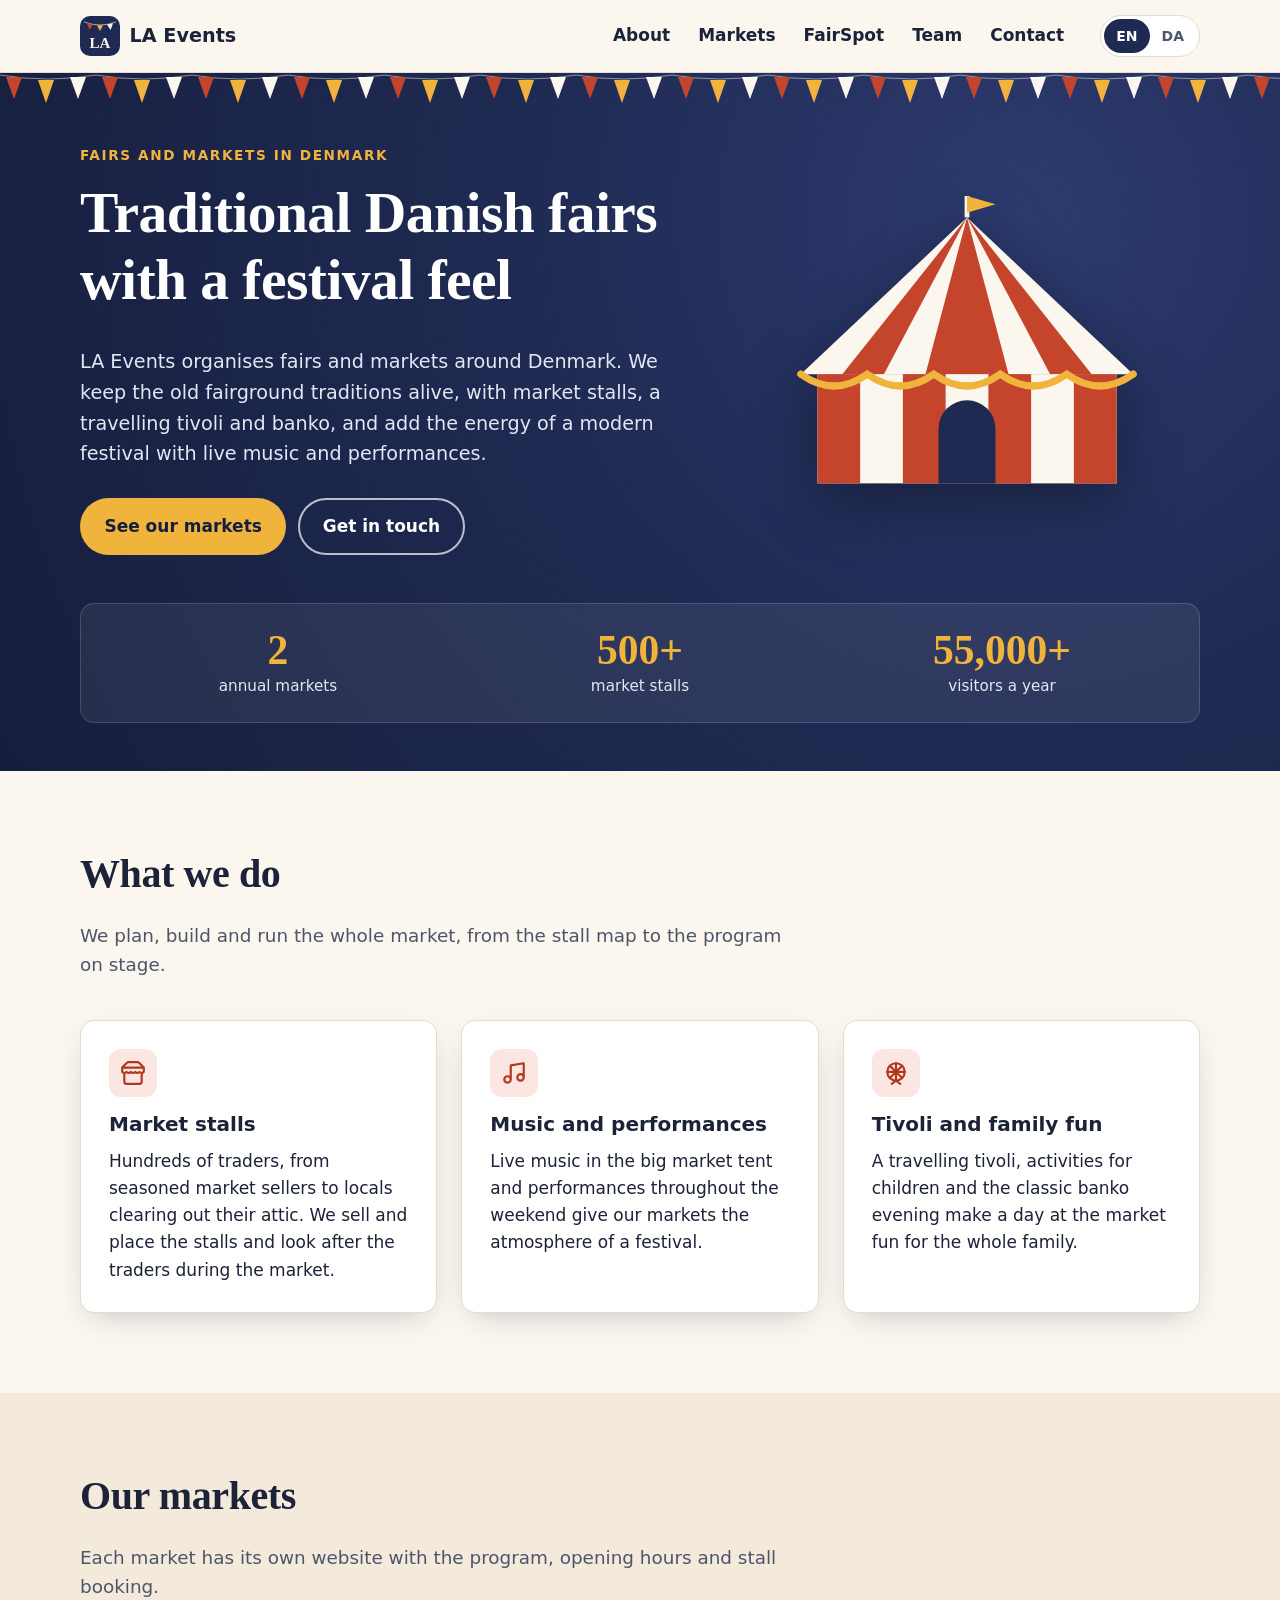
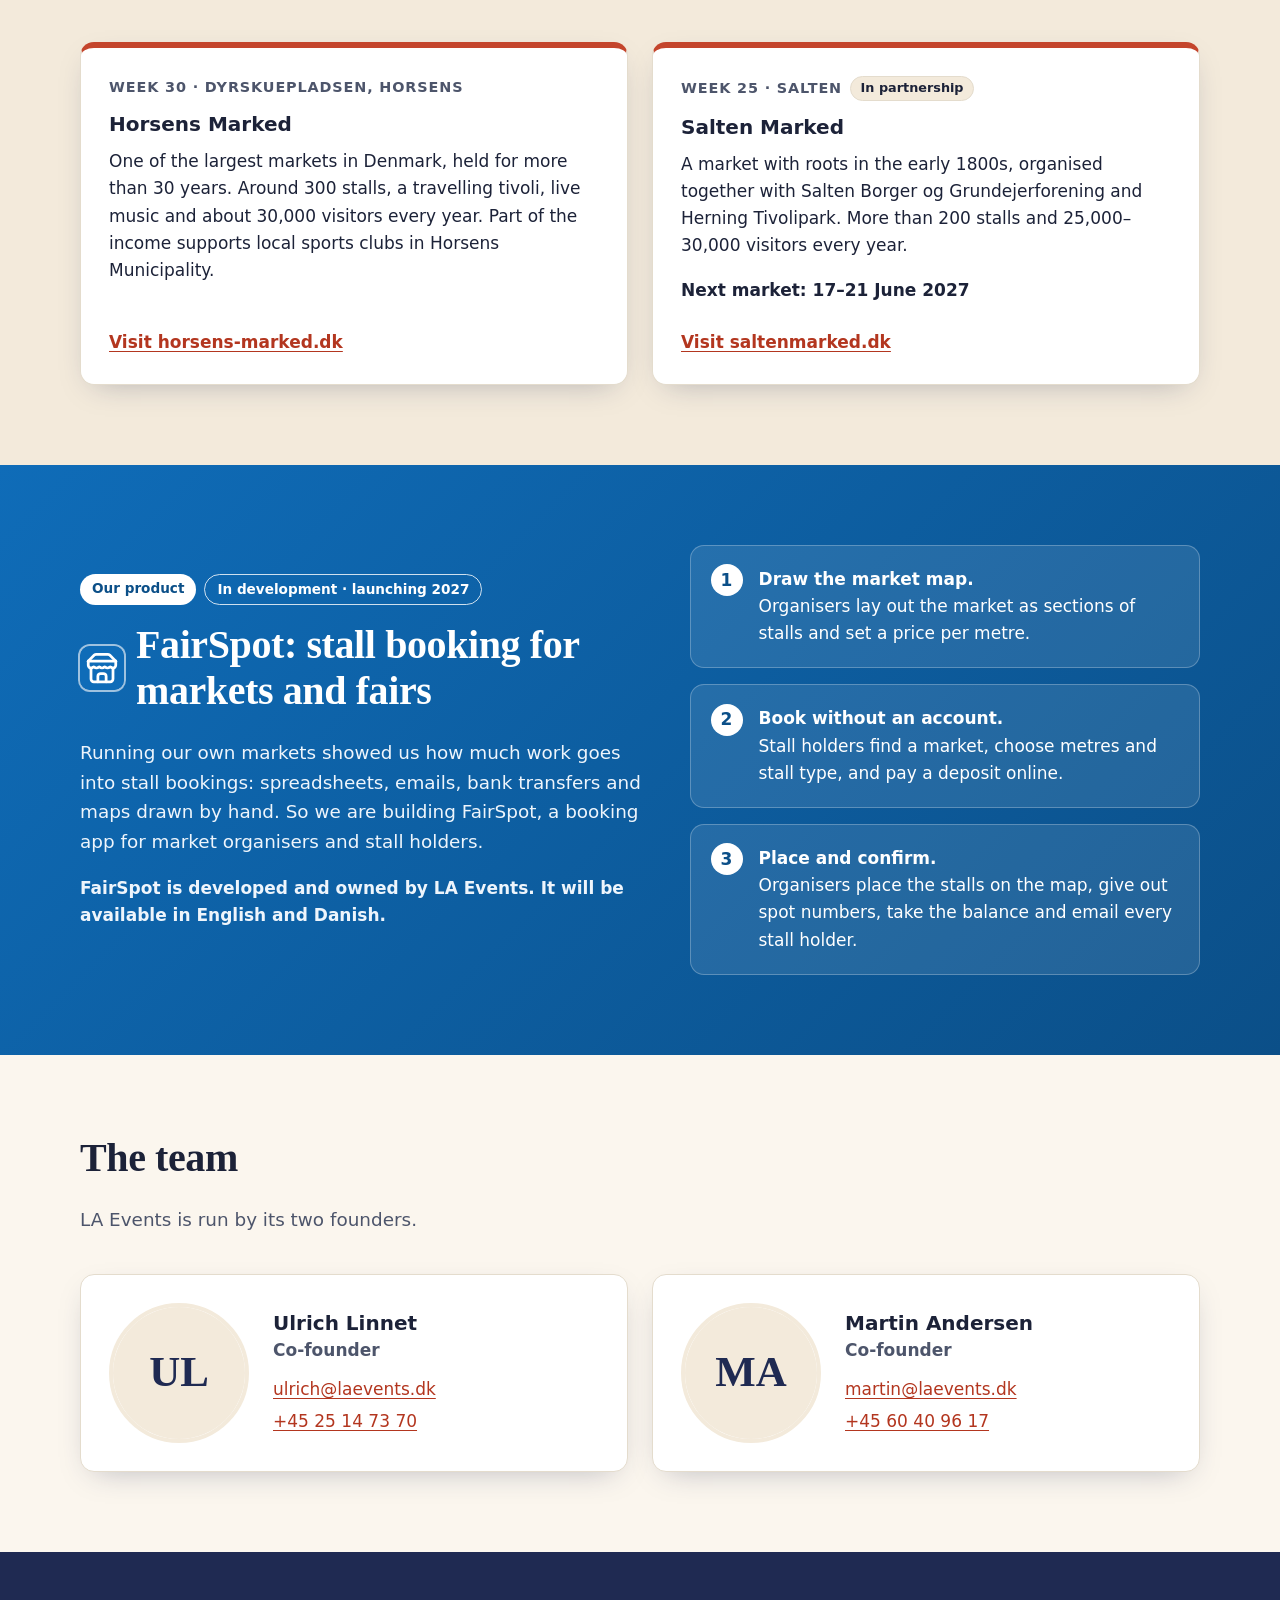
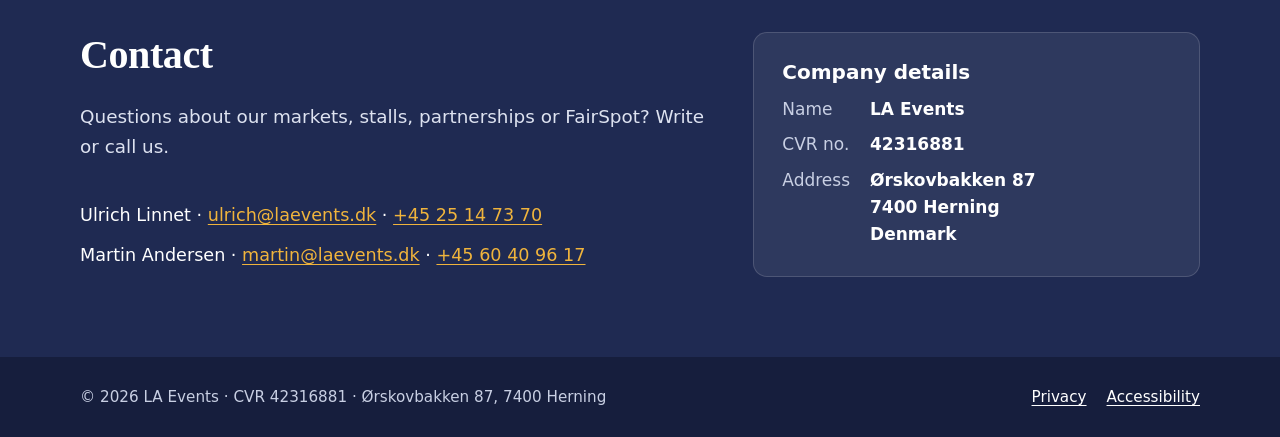
<file: index.html>
<!doctype html>
<html lang="en">
<head>
  <meta charset="utf-8">
  <meta name="viewport" content="width=device-width, initial-scale=1">
  <title data-i18n="meta.title.home">LA Events – Fairs and markets in Denmark</title>
  <meta name="description" content="LA Events organises fairs and markets in Denmark, including Horsens Marked and Salten Marked, and is building FairSpot, a stall booking app for market organisers.">
  <link rel="canonical" href="https://laevents.dk/">
  <link rel="icon" href="favicon.svg" type="image/svg+xml">
  <meta name="theme-color" content="#1f2a52">
  <meta property="og:type" content="website">
  <meta property="og:site_name" content="LA Events">
  <meta property="og:title" content="LA Events – Fairs and markets in Denmark">
  <meta property="og:description" content="Traditional Danish fairs with a festival feel. Organisers of Horsens Marked and Salten Marked, and the company behind FairSpot.">
  <meta property="og:url" content="https://laevents.dk/">
  <meta property="og:locale" content="en_GB">
  <meta property="og:locale:alternate" content="da_DK">
  <link rel="stylesheet" href="assets/css/style.css">
  <script type="application/ld+json">
  {
    "@context": "https://schema.org",
    "@type": "Organization",
    "@id": "https://laevents.dk/#organization",
    "name": "LA Events",
    "url": "https://laevents.dk/",
    "logo": "https://laevents.dk/favicon.svg",
    "description": "LA Events organises fairs and markets in Denmark that combine the traditional fairground with live music and performances.",
    "vatID": "DK42316881",
    "taxID": "42316881",
    "email": "ulrich@laevents.dk",
    "telephone": "+45 25147370",
    "address": {
      "@type": "PostalAddress",
      "streetAddress": "Ørskovbakken 87",
      "postalCode": "7400",
      "addressLocality": "Herning",
      "addressCountry": "DK"
    },
    "areaServed": "DK",
    "founder": [
      { "@type": "Person", "name": "Ulrich Linnet", "jobTitle": "Co-founder", "email": "ulrich@laevents.dk" },
      { "@type": "Person", "name": "Martin Andersen", "jobTitle": "Co-founder", "email": "martin@laevents.dk" }
    ],
    "owns": {
      "@type": "Product",
      "name": "FairSpot",
      "description": "Stall booking app for market organisers and stall holders. In development, launching 2027."
    }
  }
  </script>
  <script src="assets/js/translations.js" defer></script>
  <script src="assets/js/i18n.js" defer></script>
</head>
<body>
  <a class="skip-link" href="#main" data-i18n="nav.skip">Skip to content</a>

  <header class="site-header">
    <div class="container header-inner">
      <a class="brand" href="./" aria-label="LA Events">
        <img src="assets/img/logo.svg" alt="" width="40" height="40">
        <span>LA Events</span>
      </a>
      <nav class="site-nav" aria-label="Main" data-i18n-attr="aria-label:nav.label">
        <ul>
          <li><a href="#about" data-i18n="nav.about">About</a></li>
          <li><a href="#markets" data-i18n="nav.markets">Markets</a></li>
          <li><a href="#fairspot">FairSpot</a></li>
          <li><a href="#team" data-i18n="nav.team">Team</a></li>
          <li><a href="#contact" data-i18n="nav.contact">Contact</a></li>
        </ul>
      </nav>
      <div class="lang-switch" role="group" aria-label="Language" data-i18n-attr="aria-label:lang.label">
        <button type="button" data-lang="en" aria-pressed="true" lang="en">EN</button>
        <button type="button" data-lang="da" aria-pressed="false" lang="da">DA</button>
      </div>
    </div>
  </header>

  <main id="main">
    <section class="hero" aria-labelledby="hero-title">
      <div class="bunting" aria-hidden="true"></div>
      <div class="container hero-inner">
        <div class="hero-text">
          <p class="eyebrow" data-i18n="hero.eyebrow">Fairs and markets in Denmark</p>
          <h1 id="hero-title" data-i18n="hero.title">Traditional Danish fairs with a festival feel</h1>
          <p class="lead" data-i18n="hero.lead">LA Events organises fairs and markets around Denmark. We keep the old fairground traditions alive, with market stalls, a travelling tivoli and banko, and add the energy of a modern festival with live music and performances.</p>
          <div class="hero-actions">
            <a class="button button-primary" href="#markets" data-i18n="hero.cta.markets">See our markets</a>
            <a class="button button-ghost" href="#contact" data-i18n="hero.cta.contact">Get in touch</a>
          </div>
        </div>
        <div class="hero-art" aria-hidden="true">
          <svg viewBox="0 0 320 260" xmlns="http://www.w3.org/2000/svg">
            <path d="M160 18 L300 150 H20 Z" fill="#fbf6ee"/>
            <path d="M160 18 L195 150 H125 Z" fill="#c4452c"/>
            <path d="M160 18 L265 150 H230 Z" fill="#c4452c"/>
            <path d="M160 18 L90 150 H55 Z" fill="#c4452c"/>
            <rect x="34" y="150" width="252" height="92" fill="#fbf6ee"/>
            <rect x="34" y="150" width="36" height="92" fill="#c4452c"/>
            <rect x="106" y="150" width="36" height="92" fill="#c4452c"/>
            <rect x="178" y="150" width="36" height="92" fill="#c4452c"/>
            <rect x="250" y="150" width="36" height="92" fill="#c4452c"/>
            <path d="M136 242 V196 a24 24 0 0 1 48 0 V242 Z" fill="#1f2a52"/>
            <path d="M20 150 Q48 170 76 150 Q104 170 132 150 Q160 170 188 150 Q216 170 244 150 Q272 170 300 150" fill="none" stroke="#f0b43c" stroke-width="6" stroke-linecap="round"/>
            <line x1="160" y1="18" x2="160" y2="0" stroke="#fbf6ee" stroke-width="4"/>
            <path d="M160 0 L184 7 L160 14 Z" fill="#f0b43c"/>
          </svg>
        </div>
      </div>
      <div class="container">
        <dl class="stats">
          <div><dt data-i18n="stats.markets">annual markets</dt><dd>2</dd></div>
          <div><dt data-i18n="stats.stalls">market stalls</dt><dd>500+</dd></div>
          <div><dt data-i18n="stats.visitors">visitors a year</dt><dd data-i18n="stats.visitors.n">55,000+</dd></div>
        </dl>
      </div>
    </section>

    <section id="about" class="section" aria-labelledby="about-title">
      <div class="container">
        <h2 id="about-title" data-i18n="about.title">What we do</h2>
        <p class="section-lead" data-i18n="about.lead">We plan, build and run the whole market, from the stall map to the program on stage.</p>
        <div class="cards cards-3">
          <article class="card">
            <svg class="card-icon" viewBox="0 0 24 24" aria-hidden="true"><path d="m2 7 4.4-4.4A2 2 0 0 1 7.8 2h8.4a2 2 0 0 1 1.4.6L22 7M4 12v8a2 2 0 0 0 2 2h12a2 2 0 0 0 2-2v-8M2 7h20v3a2 2 0 0 1-2 2 2.7 2.7 0 0 1-2-1 2.7 2.7 0 0 1-4 0 2.7 2.7 0 0 1-4 0 2.7 2.7 0 0 1-4 0 2.7 2.7 0 0 1-2 1 2 2 0 0 1-2-2Z"/></svg>
            <h3 data-i18n="about.stalls.title">Market stalls</h3>
            <p data-i18n="about.stalls.text">Hundreds of traders, from seasoned market sellers to locals clearing out their attic. We sell and place the stalls and look after the traders during the market.</p>
          </article>
          <article class="card">
            <svg class="card-icon" viewBox="0 0 24 24" aria-hidden="true"><path d="M9 18V5l12-2v13M9 18a3 3 0 1 1-6 0 3 3 0 0 1 6 0Zm12-2a3 3 0 1 1-6 0 3 3 0 0 1 6 0Z"/></svg>
            <h3 data-i18n="about.music.title">Music and performances</h3>
            <p data-i18n="about.music.text">Live music in the big market tent and performances throughout the weekend give our markets the atmosphere of a festival.</p>
          </article>
          <article class="card">
            <svg class="card-icon" viewBox="0 0 24 24" aria-hidden="true"><circle cx="12" cy="11" r="8"/><path d="M12 3v16M4 11h16M6.3 5.3l11.4 11.4M17.7 5.3 6.3 16.7M8 22l4-3 4 3"/></svg>
            <h3 data-i18n="about.tivoli.title">Tivoli and family fun</h3>
            <p data-i18n="about.tivoli.text">A travelling tivoli, activities for children and the classic banko evening make a day at the market fun for the whole family.</p>
          </article>
        </div>
      </div>
    </section>

    <section id="markets" class="section section-alt" aria-labelledby="markets-title">
      <div class="container">
        <h2 id="markets-title" data-i18n="markets.title">Our markets</h2>
        <p class="section-lead" data-i18n="markets.lead">Each market has its own website with the program, opening hours and stall booking.</p>
        <div class="cards cards-2">
          <article class="card market-card">
            <p class="market-meta" data-i18n="markets.horsens.meta">Week 30 · Dyrskuepladsen, Horsens</p>
            <h3>Horsens Marked</h3>
            <p data-i18n="markets.horsens.text">One of the largest markets in Denmark, held for more than 30 years. Around 300 stalls, a travelling tivoli, live music and about 30,000 visitors every year. Part of the income supports local sports clubs in Horsens Municipality.</p>
            <a class="text-link" href="https://horsens-marked.dk/" data-i18n="markets.horsens.link">Visit horsens-marked.dk</a>
          </article>
          <article class="card market-card">
            <p class="market-meta"><span data-i18n="markets.salten.meta">Week 25 · Salten</span> <span class="tag" data-i18n="markets.salten.tag">In partnership</span></p>
            <h3>Salten Marked</h3>
            <p data-i18n="markets.salten.text">A market with roots in the early 1800s, organised together with Salten Borger og Grundejerforening and Herning Tivolipark. More than 200 stalls and 25,000–30,000 visitors every year.</p>
            <p class="market-next" data-i18n="markets.salten.next">Next market: 17–21 June 2027</p>
            <a class="text-link" href="https://saltenmarked.dk/" data-i18n="markets.salten.link">Visit saltenmarked.dk</a>
          </article>
        </div>
      </div>
    </section>

    <section id="fairspot" class="section fairspot" aria-labelledby="fairspot-title">
      <div class="container fairspot-inner">
        <div class="fairspot-text">
          <p class="fairspot-badges">
            <span class="badge" data-i18n="fairspot.tag">Our product</span>
            <span class="badge badge-outline" data-i18n="fairspot.status">In development · launching 2027</span>
          </p>
          <h2 id="fairspot-title">
            <img src="assets/img/fairspot-icon.svg" alt="" width="44" height="44">
            <span data-i18n="fairspot.title">FairSpot: stall booking for markets and fairs</span>
          </h2>
          <p class="lead" data-i18n="fairspot.lead">Running our own markets showed us how much work goes into stall bookings: spreadsheets, emails, bank transfers and maps drawn by hand. So we are building FairSpot, a booking app for market organisers and stall holders.</p>
          <p class="fairspot-note" data-i18n="fairspot.note">FairSpot is developed and owned by LA Events. It will be available in English and Danish.</p>
        </div>
        <ol class="steps">
          <li data-i18n="fairspot.step1"><strong>Draw the market map.</strong> Organisers lay out the market as sections of stalls and set a price per metre.</li>
          <li data-i18n="fairspot.step2"><strong>Book without an account.</strong> Stall holders find a market, choose metres and stall type, and pay a deposit online.</li>
          <li data-i18n="fairspot.step3"><strong>Place and confirm.</strong> Organisers place the stalls on the map, give out spot numbers, take the balance and email every stall holder.</li>
        </ol>
      </div>
    </section>

    <section id="team" class="section" aria-labelledby="team-title">
      <div class="container">
        <h2 id="team-title" data-i18n="team.title">The team</h2>
        <p class="section-lead" data-i18n="team.lead">LA Events is run by its two founders.</p>
        <div class="cards cards-2">
          <article class="card person">
            <img class="person-photo" src="assets/img/founders/ulrich.svg" alt="Photo of Ulrich Linnet" data-i18n-attr="alt:team.ulrich.alt" width="160" height="160" loading="lazy">
            <div>
              <h3>Ulrich Linnet</h3>
              <p class="person-role" data-i18n="team.role">Co-founder</p>
              <ul class="contact-list">
                <li><a href="mailto:ulrich@laevents.dk">ulrich@laevents.dk</a></li>
                <li><a href="tel:+4525147370">+45 25 14 73 70</a></li>
              </ul>
            </div>
          </article>
          <article class="card person">
            <img class="person-photo" src="assets/img/founders/martin.svg" alt="Photo of Martin Andersen" data-i18n-attr="alt:team.martin.alt" width="160" height="160" loading="lazy">
            <div>
              <h3>Martin Andersen</h3>
              <p class="person-role" data-i18n="team.role">Co-founder</p>
              <ul class="contact-list">
                <li><a href="mailto:martin@laevents.dk">martin@laevents.dk</a></li>
                <li><a href="tel:+4560409617">+45 60 40 96 17</a></li>
              </ul>
            </div>
          </article>
        </div>
      </div>
    </section>

    <section id="contact" class="section section-dark" aria-labelledby="contact-title">
      <div class="container contact-inner">
        <div>
          <h2 id="contact-title" data-i18n="contact.title">Contact</h2>
          <p class="section-lead" data-i18n="contact.lead">Questions about our markets, stalls, partnerships or FairSpot? Write or call us.</p>
          <ul class="contact-list contact-big">
            <li>Ulrich Linnet · <a href="mailto:ulrich@laevents.dk">ulrich@laevents.dk</a> · <a href="tel:+4525147370">+45 25 14 73 70</a></li>
            <li>Martin Andersen · <a href="mailto:martin@laevents.dk">martin@laevents.dk</a> · <a href="tel:+4560409617">+45 60 40 96 17</a></li>
          </ul>
        </div>
        <div class="company">
          <h3 data-i18n="contact.company">Company details</h3>
          <dl>
            <dt data-i18n="contact.name">Name</dt><dd>LA Events</dd>
            <dt data-i18n="contact.cvr">CVR no.</dt><dd>42316881</dd>
            <dt data-i18n="contact.address">Address</dt><dd>Ørskovbakken 87<br>7400 Herning<br><span data-i18n="contact.country">Denmark</span></dd>
          </dl>
        </div>
      </div>
    </section>
  </main>

  <footer class="site-footer">
    <div class="container footer-inner">
      <p>© 2026 LA Events · CVR 42316881 · Ørskovbakken 87, 7400 Herning</p>
      <ul>
        <li><a href="privacy.html" data-i18n="footer.privacy">Privacy</a></li>
        <li><a href="accessibility.html" data-i18n="footer.accessibility">Accessibility</a></li>
      </ul>
    </div>
  </footer>
</body>
</html>
</file>
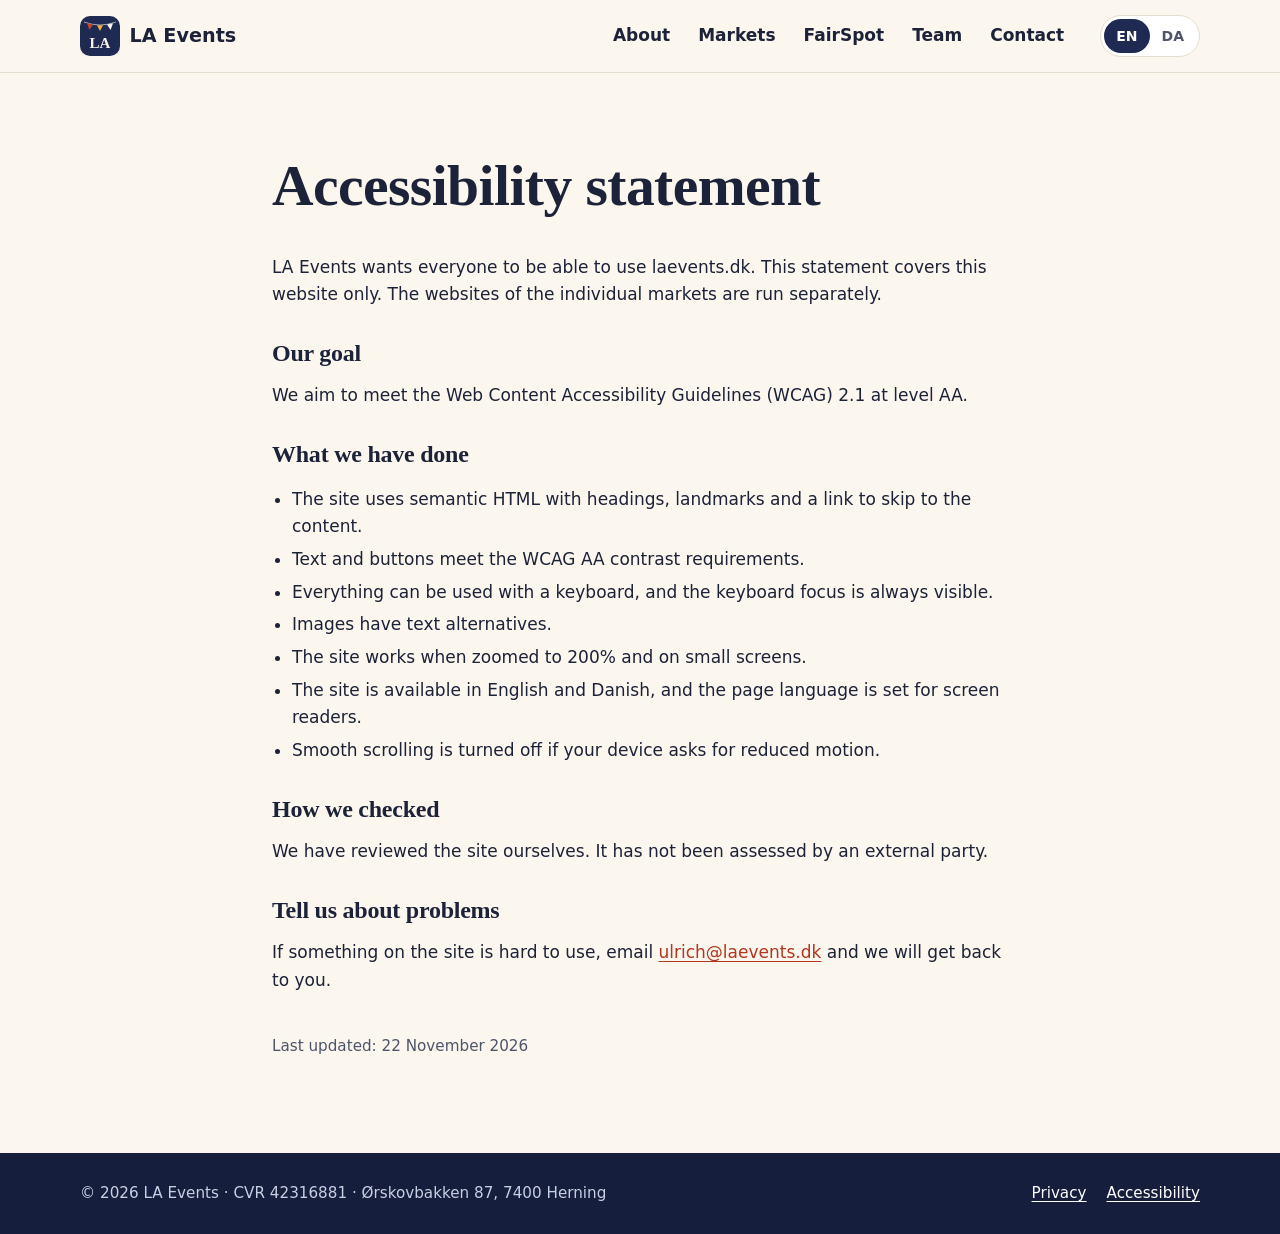
<file: accessibility.html>
<!doctype html>
<html lang="en">
<head>
  <meta charset="utf-8">
  <meta name="viewport" content="width=device-width, initial-scale=1">
  <title data-i18n="meta.title.a11y">Accessibility statement – LA Events</title>
  <meta name="description" content="Accessibility statement for laevents.dk.">
  <link rel="canonical" href="https://laevents.dk/accessibility.html">
  <link rel="icon" href="favicon.svg" type="image/svg+xml">
  <meta name="theme-color" content="#1f2a52">
  <link rel="stylesheet" href="assets/css/style.css">
  <script src="assets/js/translations.js" defer></script>
  <script src="assets/js/i18n.js" defer></script>
</head>
<body>
  <a class="skip-link" href="#main" data-i18n="nav.skip">Skip to content</a>

  <header class="site-header">
    <div class="container header-inner">
      <a class="brand" href="./" aria-label="LA Events">
        <img src="assets/img/logo.svg" alt="" width="40" height="40">
        <span>LA Events</span>
      </a>
      <nav class="site-nav" aria-label="Main" data-i18n-attr="aria-label:nav.label">
        <ul>
          <li><a href="./#about" data-i18n="nav.about">About</a></li>
          <li><a href="./#markets" data-i18n="nav.markets">Markets</a></li>
          <li><a href="./#fairspot">FairSpot</a></li>
          <li><a href="./#team" data-i18n="nav.team">Team</a></li>
          <li><a href="./#contact" data-i18n="nav.contact">Contact</a></li>
        </ul>
      </nav>
      <div class="lang-switch" role="group" aria-label="Language" data-i18n-attr="aria-label:lang.label">
        <button type="button" data-lang="en" aria-pressed="true" lang="en">EN</button>
        <button type="button" data-lang="da" aria-pressed="false" lang="da">DA</button>
      </div>
    </div>
  </header>

  <main id="main" class="section">
    <article class="container prose">
      <h1 data-i18n="a11y.title">Accessibility statement</h1>
      <p data-i18n="a11y.intro">LA Events wants everyone to be able to use laevents.dk. This statement covers this website only. The websites of the individual markets are run separately.</p>

      <h2 data-i18n="a11y.goal.title">Our goal</h2>
      <p data-i18n="a11y.goal.text">We aim to meet the Web Content Accessibility Guidelines (WCAG) 2.1 at level AA.</p>

      <h2 data-i18n="a11y.done.title">What we have done</h2>
      <ul>
        <li data-i18n="a11y.done.semantic">The site uses semantic HTML with headings, landmarks and a link to skip to the content.</li>
        <li data-i18n="a11y.done.contrast">Text and buttons meet the WCAG AA contrast requirements.</li>
        <li data-i18n="a11y.done.keyboard">Everything can be used with a keyboard, and the keyboard focus is always visible.</li>
        <li data-i18n="a11y.done.images">Images have text alternatives.</li>
        <li data-i18n="a11y.done.zoom">The site works when zoomed to 200% and on small screens.</li>
        <li data-i18n="a11y.done.lang">The site is available in English and Danish, and the page language is set for screen readers.</li>
        <li data-i18n="a11y.done.motion">Smooth scrolling is turned off if your device asks for reduced motion.</li>
      </ul>

      <h2 data-i18n="a11y.status.title">How we checked</h2>
      <p data-i18n="a11y.status.text">We have reviewed the site ourselves. It has not been assessed by an external party.</p>

      <h2 data-i18n="a11y.feedback.title">Tell us about problems</h2>
      <p data-i18n="a11y.feedback.text">If something on the site is hard to use, email <a href="mailto:ulrich@laevents.dk">ulrich@laevents.dk</a> and we will get back to you.</p>

      <p class="updated" data-i18n="a11y.updated">Last updated: 22 November 2026</p>
    </article>
  </main>

  <footer class="site-footer">
    <div class="container footer-inner">
      <p>© 2026 LA Events · CVR 42316881 · Ørskovbakken 87, 7400 Herning</p>
      <ul>
        <li><a href="privacy.html" data-i18n="footer.privacy">Privacy</a></li>
        <li><a href="accessibility.html" aria-current="page" data-i18n="footer.accessibility">Accessibility</a></li>
      </ul>
    </div>
  </footer>
</body>
</html>
</file>
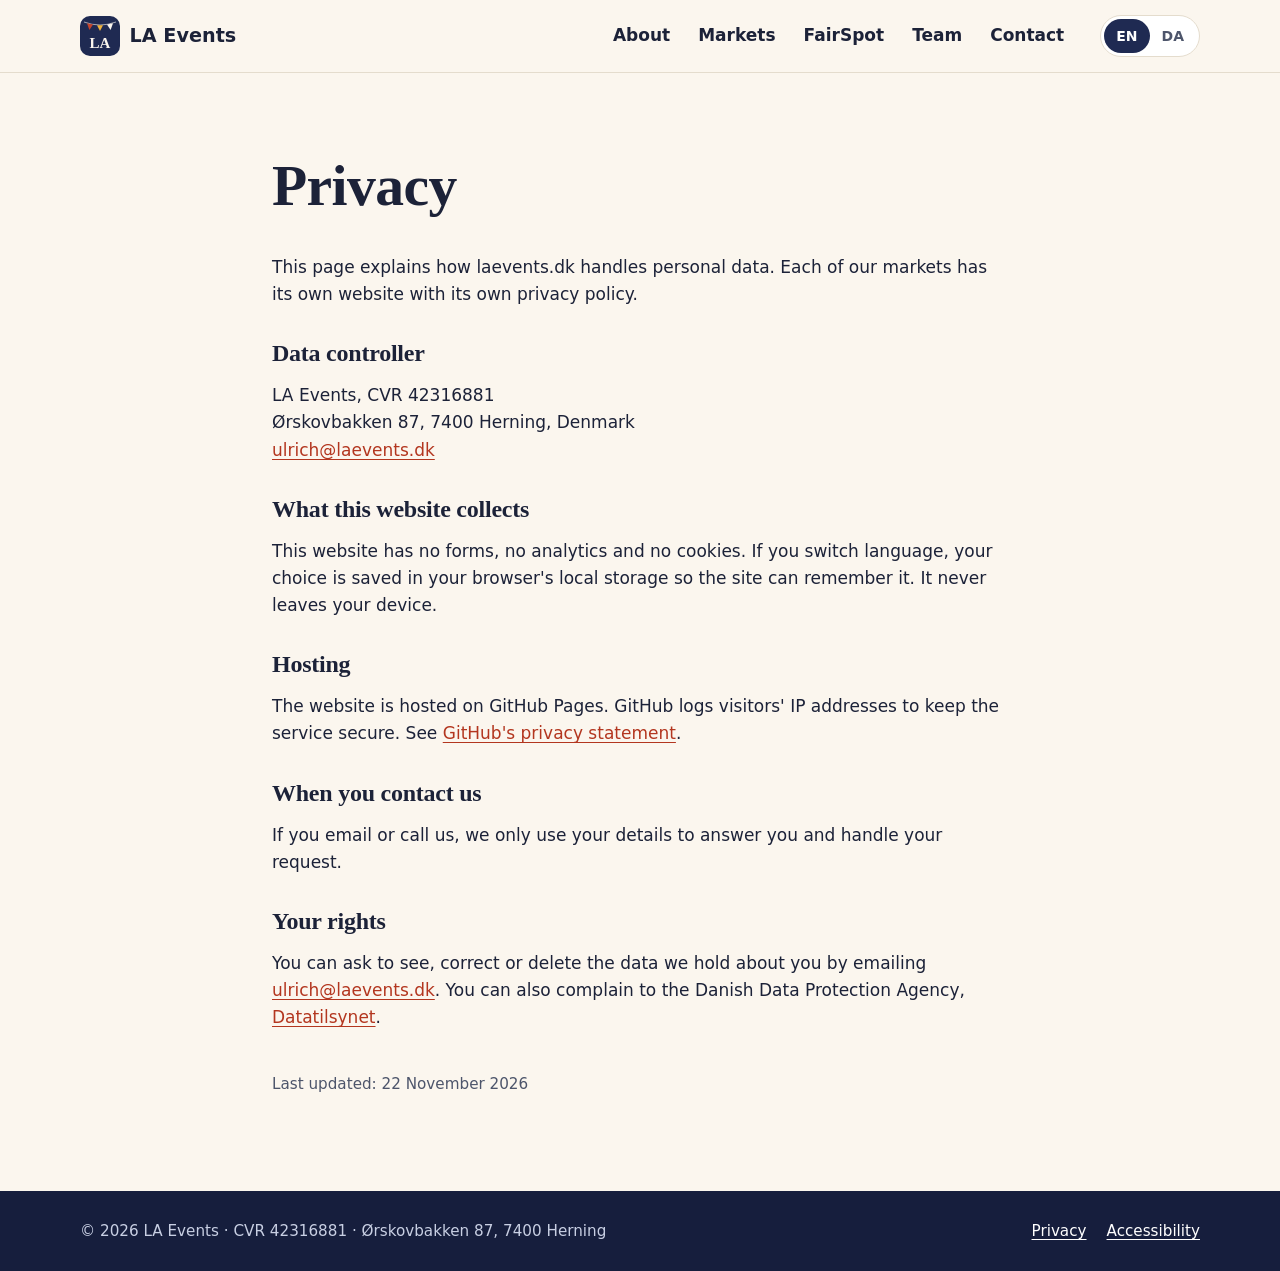
<file: privacy.html>
<!doctype html>
<html lang="en">
<head>
  <meta charset="utf-8">
  <meta name="viewport" content="width=device-width, initial-scale=1">
  <title data-i18n="meta.title.privacy">Privacy – LA Events</title>
  <meta name="description" content="How laevents.dk handles personal data.">
  <link rel="canonical" href="https://laevents.dk/privacy.html">
  <link rel="icon" href="favicon.svg" type="image/svg+xml">
  <meta name="theme-color" content="#1f2a52">
  <link rel="stylesheet" href="assets/css/style.css">
  <script src="assets/js/translations.js" defer></script>
  <script src="assets/js/i18n.js" defer></script>
</head>
<body>
  <a class="skip-link" href="#main" data-i18n="nav.skip">Skip to content</a>

  <header class="site-header">
    <div class="container header-inner">
      <a class="brand" href="./" aria-label="LA Events">
        <img src="assets/img/logo.svg" alt="" width="40" height="40">
        <span>LA Events</span>
      </a>
      <nav class="site-nav" aria-label="Main" data-i18n-attr="aria-label:nav.label">
        <ul>
          <li><a href="./#about" data-i18n="nav.about">About</a></li>
          <li><a href="./#markets" data-i18n="nav.markets">Markets</a></li>
          <li><a href="./#fairspot">FairSpot</a></li>
          <li><a href="./#team" data-i18n="nav.team">Team</a></li>
          <li><a href="./#contact" data-i18n="nav.contact">Contact</a></li>
        </ul>
      </nav>
      <div class="lang-switch" role="group" aria-label="Language" data-i18n-attr="aria-label:lang.label">
        <button type="button" data-lang="en" aria-pressed="true" lang="en">EN</button>
        <button type="button" data-lang="da" aria-pressed="false" lang="da">DA</button>
      </div>
    </div>
  </header>

  <main id="main" class="section">
    <article class="container prose">
      <h1 data-i18n="privacy.title">Privacy</h1>
      <p data-i18n="privacy.intro">This page explains how laevents.dk handles personal data. Each of our markets has its own website with its own privacy policy.</p>

      <h2 data-i18n="privacy.controller.title">Data controller</h2>
      <p>LA Events, CVR 42316881<br>Ørskovbakken 87, 7400 Herning, <span data-i18n="contact.country">Denmark</span><br><a href="mailto:ulrich@laevents.dk">ulrich@laevents.dk</a></p>

      <h2 data-i18n="privacy.collect.title">What this website collects</h2>
      <p data-i18n="privacy.collect.text">This website has no forms, no analytics and no cookies. If you switch language, your choice is saved in your browser's local storage so the site can remember it. It never leaves your device.</p>

      <h2 data-i18n="privacy.hosting.title">Hosting</h2>
      <p data-i18n="privacy.hosting.text">The website is hosted on GitHub Pages. GitHub logs visitors' IP addresses to keep the service secure. See <a href="https://docs.github.com/en/site-policy/privacy-policies/github-general-privacy-statement">GitHub's privacy statement</a>.</p>

      <h2 data-i18n="privacy.contact.title">When you contact us</h2>
      <p data-i18n="privacy.contact.text">If you email or call us, we only use your details to answer you and handle your request.</p>

      <h2 data-i18n="privacy.rights.title">Your rights</h2>
      <p data-i18n="privacy.rights.text">You can ask to see, correct or delete the data we hold about you by emailing <a href="mailto:ulrich@laevents.dk">ulrich@laevents.dk</a>. You can also complain to the Danish Data Protection Agency, <a href="https://www.datatilsynet.dk/">Datatilsynet</a>.</p>

      <p class="updated" data-i18n="privacy.updated">Last updated: 22 November 2026</p>
    </article>
  </main>

  <footer class="site-footer">
    <div class="container footer-inner">
      <p>© 2026 LA Events · CVR 42316881 · Ørskovbakken 87, 7400 Herning</p>
      <ul>
        <li><a href="privacy.html" aria-current="page" data-i18n="footer.privacy">Privacy</a></li>
        <li><a href="accessibility.html" data-i18n="footer.accessibility">Accessibility</a></li>
      </ul>
    </div>
  </footer>
</body>
</html>
</file>
<file: assets/css/style.css>
:root {
  --ink: #1c2238;
  --muted: #4d556b;
  --cream: #fbf6ee;
  --sand: #f3eadb;
  --paper: #ffffff;
  --navy: #1f2a52;
  --navy-deep: #161e3d;
  --coral: #b3361f;
  --coral-hover: #942a16;
  --coral-art: #c4452c;
  --amber: #f0b43c;
  --fairspot: #0f6cb8;
  --fairspot-deep: #0b4f88;
  --line: #e4dccd;
  --radius: 14px;
  --shadow: 0 10px 30px -14px rgb(31 42 82 / 0.35);
  --font: system-ui, -apple-system, "Segoe UI", Roboto, "Helvetica Neue", Arial, sans-serif;
  --font-display: "Iowan Old Style", "Palatino Linotype", Palatino, Georgia, serif;
}

*, *::before, *::after { box-sizing: border-box; }

html { scroll-behavior: smooth; scroll-padding-top: 5.5rem; }
@media (prefers-reduced-motion: reduce) { html { scroll-behavior: auto; } }

body {
  margin: 0;
  font-family: var(--font);
  font-size: 1.0625rem;
  line-height: 1.6;
  color: var(--ink);
  background: var(--cream);
}

img, svg { max-width: 100%; display: block; }

a { color: var(--coral); text-underline-offset: 0.18em; }
a:hover { color: var(--coral-hover); }

:focus-visible { outline: 3px solid var(--amber); outline-offset: 3px; border-radius: 4px; }

h1, h2, h3 { line-height: 1.15; margin: 0 0 0.6em; }
h1, h2 { font-family: var(--font-display); font-weight: 700; letter-spacing: -0.01em; }
h1 { font-size: clamp(2.2rem, 5vw, 3.6rem); }
h2 { font-size: clamp(1.8rem, 3.5vw, 2.5rem); }
h3 { font-size: 1.25rem; }
p { margin: 0 0 1em; }

.container { width: min(1120px, 100% - 2.5rem); margin-inline: auto; }

.skip-link {
  position: absolute;
  left: 1rem;
  top: -3rem;
  z-index: 100;
  padding: 0.6rem 1rem;
  background: var(--navy);
  color: #fff;
  border-radius: 8px;
}
.skip-link:focus { top: 1rem; color: #fff; }

/* Header */
.site-header {
  position: sticky;
  top: 0;
  z-index: 50;
  background: rgb(251 246 238 / 0.94);
  backdrop-filter: blur(8px);
  border-bottom: 1px solid var(--line);
}
.header-inner { display: flex; align-items: center; gap: 1.5rem; min-height: 4.5rem; flex-wrap: wrap; }
.brand { display: flex; align-items: center; gap: 0.6rem; text-decoration: none; color: var(--ink); font-weight: 800; font-size: 1.2rem; }
.brand:hover { color: var(--ink); }
.site-nav { margin-left: auto; }
.site-nav ul { display: flex; gap: 0.25rem; list-style: none; margin: 0; padding: 0; flex-wrap: wrap; }
.site-nav a { display: block; padding: 0.5rem 0.75rem; border-radius: 8px; color: var(--ink); text-decoration: none; font-weight: 600; }
.site-nav a:hover { background: var(--sand); color: var(--ink); }

.lang-switch { display: flex; border: 1px solid var(--line); border-radius: 999px; padding: 3px; background: var(--paper); }
.lang-switch button {
  font: inherit;
  font-size: 0.875rem;
  font-weight: 700;
  border: 0;
  background: transparent;
  color: var(--muted);
  padding: 0.35rem 0.75rem;
  border-radius: 999px;
  cursor: pointer;
  min-width: 2.75rem;
  min-height: 2rem;
}
.lang-switch button[aria-pressed="true"] { background: var(--navy); color: #fff; }

@media (max-width: 820px) {
  .header-inner { gap: 0.5rem 1rem; padding-block: 0.5rem; }
  .site-nav { order: 3; width: 100%; margin-left: 0; overflow-x: auto; }
  .site-nav ul { flex-wrap: nowrap; }
  .lang-switch { margin-left: auto; }
}

/* Buttons */
.button {
  display: inline-block;
  padding: 0.8rem 1.4rem;
  border-radius: 999px;
  font-weight: 700;
  text-decoration: none;
  border: 2px solid transparent;
}
.button-primary { background: var(--amber); color: var(--navy-deep); }
.button-primary:hover { background: #f5c565; color: var(--navy-deep); }
.button-ghost { border-color: rgb(255 255 255 / 0.7); color: #fff; }
.button-ghost:hover { background: rgb(255 255 255 / 0.12); color: #fff; }

/* Hero */
.hero {
  position: relative;
  background: radial-gradient(circle at 80% 20%, #2c3a6e 0%, var(--navy) 45%, var(--navy-deep) 100%);
  color: #fff;
  padding: 4.5rem 0 3rem;
  overflow: hidden;
}
.bunting {
  position: absolute;
  inset: 0 0 auto 0;
  height: 34px;
  background-image: url("data:image/svg+xml,%3Csvg xmlns='http://www.w3.org/2000/svg' width='96' height='34'%3E%3Cpath d='M0 2 Q48 10 96 2' stroke='%23fbf6ee' stroke-opacity='.5' fill='none'/%3E%3Cpath d='M6 4 L22 4 L14 26 Z' fill='%23c4452c'/%3E%3Cpath d='M38 7 L54 7 L46 30 Z' fill='%23f0b43c'/%3E%3Cpath d='M70 4 L86 4 L78 26 Z' fill='%23fbf6ee'/%3E%3C/svg%3E");
  background-repeat: repeat-x;
}
.hero-inner { display: grid; grid-template-columns: 1.3fr 1fr; gap: 3rem; align-items: center; }
.hero .eyebrow { text-transform: uppercase; letter-spacing: 0.12em; font-weight: 700; font-size: 0.85rem; color: var(--amber); }
.hero .lead { font-size: 1.2rem; color: #e3e7f3; max-width: 38rem; }
.hero-actions { display: flex; gap: 0.75rem; flex-wrap: wrap; margin-top: 1.75rem; }
.hero-art svg { width: 100%; max-width: 380px; margin-inline: auto; filter: drop-shadow(0 20px 30px rgb(0 0 0 / 0.35)); }

.stats {
  display: grid;
  grid-template-columns: repeat(3, 1fr);
  gap: 1rem;
  margin: 3rem 0 0;
  padding: 1.5rem;
  background: rgb(255 255 255 / 0.07);
  border: 1px solid rgb(255 255 255 / 0.15);
  border-radius: var(--radius);
}
.stats div { display: flex; flex-direction: column-reverse; text-align: center; }
.stats dd { margin: 0; font-family: var(--font-display); font-size: clamp(1.8rem, 4vw, 2.6rem); font-weight: 700; color: var(--amber); line-height: 1.1; }
.stats dt { color: #e3e7f3; font-size: 0.95rem; }

@media (max-width: 820px) {
  .hero { padding-top: 3.5rem; }
  .hero-inner { grid-template-columns: 1fr; gap: 2rem; }
  .hero-art svg { max-width: 240px; }
}
@media (max-width: 480px) {
  .stats { grid-template-columns: 1fr; }
}

/* Sections */
.section { padding: 5rem 0; }
.section-alt { background: var(--sand); }
.section-lead { font-size: 1.15rem; color: var(--muted); max-width: 44rem; margin-bottom: 2.5rem; }

.cards { display: grid; gap: 1.5rem; }
.cards-3 { grid-template-columns: repeat(3, 1fr); }
.cards-2 { grid-template-columns: repeat(2, 1fr); }
@media (max-width: 900px) { .cards-3 { grid-template-columns: 1fr; } }
@media (max-width: 720px) { .cards-2 { grid-template-columns: 1fr; } }

.card {
  background: var(--paper);
  border: 1px solid var(--line);
  border-radius: var(--radius);
  padding: 1.75rem;
  box-shadow: var(--shadow);
}
.card p:last-child { margin-bottom: 0; }
.card-icon {
  width: 48px;
  height: 48px;
  padding: 11px;
  margin-bottom: 1rem;
  border-radius: 12px;
  background: #fbe6e1;
  fill: none;
  stroke: var(--coral);
  stroke-width: 2;
  stroke-linecap: round;
  stroke-linejoin: round;
}

.market-card { display: flex; flex-direction: column; border-top: 6px solid var(--coral-art); }
.market-card .text-link { margin-top: auto; padding-top: 0.5rem; font-weight: 700; }
.market-meta { font-size: 0.9rem; font-weight: 700; color: var(--muted); text-transform: uppercase; letter-spacing: 0.06em; display: flex; gap: 0.5rem; flex-wrap: wrap; align-items: center; }
.market-next { font-weight: 600; }
.tag { text-transform: none; letter-spacing: 0; font-size: 0.8rem; padding: 0.1rem 0.6rem; border-radius: 999px; background: var(--sand); color: var(--ink); border: 1px solid var(--line); }

/* FairSpot */
.fairspot { background: linear-gradient(135deg, var(--fairspot) 0%, var(--fairspot-deep) 100%); color: #fff; }
.fairspot-inner { display: grid; grid-template-columns: 1.1fr 1fr; gap: 3rem; align-items: center; }
.fairspot h2 { display: flex; align-items: center; gap: 0.75rem; }
.fairspot h2 img { flex: none; border-radius: 10px; box-shadow: 0 0 0 2px rgb(255 255 255 / 0.6); }
.fairspot .lead { font-size: 1.15rem; color: #eef5fc; }
.fairspot-note { color: #eef5fc; font-weight: 600; }
.fairspot-badges { display: flex; gap: 0.5rem; flex-wrap: wrap; }
.badge { font-size: 0.85rem; font-weight: 700; padding: 0.25rem 0.75rem; border-radius: 999px; background: #fff; color: var(--fairspot-deep); }
.badge-outline { background: transparent; color: #fff; border: 1px solid rgb(255 255 255 / 0.8); }
.steps { list-style: none; counter-reset: step; margin: 0; padding: 0; display: grid; gap: 1rem; }
.steps li {
  counter-increment: step;
  position: relative;
  padding: 1.25rem 1.25rem 1.25rem 4.25rem;
  background: rgb(255 255 255 / 0.1);
  border: 1px solid rgb(255 255 255 / 0.25);
  border-radius: var(--radius);
}
.steps li::before {
  content: counter(step);
  position: absolute;
  left: 1.25rem;
  top: 1.15rem;
  width: 2rem;
  height: 2rem;
  display: grid;
  place-items: center;
  border-radius: 50%;
  background: #fff;
  color: var(--fairspot-deep);
  font-weight: 800;
}
.steps strong { display: block; }
@media (max-width: 900px) { .fairspot-inner { grid-template-columns: 1fr; } }

/* Team */
.person { display: flex; gap: 1.5rem; align-items: center; }
.person-photo { width: 140px; height: 140px; flex: none; border-radius: 50%; object-fit: cover; border: 4px solid var(--sand); }
.person h3 { margin-bottom: 0.15rem; }
.person-role { color: var(--muted); font-weight: 600; margin-bottom: 0.75rem; }
.contact-list { list-style: none; margin: 0; padding: 0; }
.contact-list li + li { margin-top: 0.25rem; }
@media (max-width: 480px) { .person { flex-direction: column; text-align: center; } }

/* Contact */
.section-dark { background: var(--navy); color: #fff; }
.section-dark .section-lead { color: #dde2f0; }
.section-dark a { color: var(--amber); }
.section-dark a:hover { color: #f7cf7d; }
.contact-inner { display: grid; grid-template-columns: 1.4fr 1fr; gap: 3rem; align-items: start; }
.contact-big li { font-size: 1.1rem; }
.contact-big li + li { margin-top: 0.75rem; }
.company { background: rgb(255 255 255 / 0.07); border: 1px solid rgb(255 255 255 / 0.15); border-radius: var(--radius); padding: 1.75rem; }
.company dl { display: grid; grid-template-columns: auto 1fr; gap: 0.5rem 1.25rem; margin: 0; }
.company dt { color: #c8cfe3; }
.company dd { margin: 0; font-weight: 600; }
@media (max-width: 820px) { .contact-inner { grid-template-columns: 1fr; } }

/* Text pages */
.prose { max-width: 46rem; }
.prose h2 { font-size: 1.5rem; margin-top: 2rem; }
.prose ul { padding-left: 1.25rem; }
.prose li + li { margin-top: 0.35rem; }
.updated { margin-top: 2.5rem; color: var(--muted); font-size: 0.95rem; }

/* Footer */
.site-footer { background: var(--navy-deep); color: #c8cfe3; padding: 1.75rem 0; font-size: 0.95rem; }
.footer-inner { display: flex; justify-content: space-between; gap: 1rem; flex-wrap: wrap; align-items: center; }
.footer-inner p { margin: 0; }
.footer-inner ul { display: flex; gap: 1.25rem; list-style: none; margin: 0; padding: 0; }
.site-footer a { color: #fff; }
.site-footer a:hover { color: var(--amber); }
</file>
